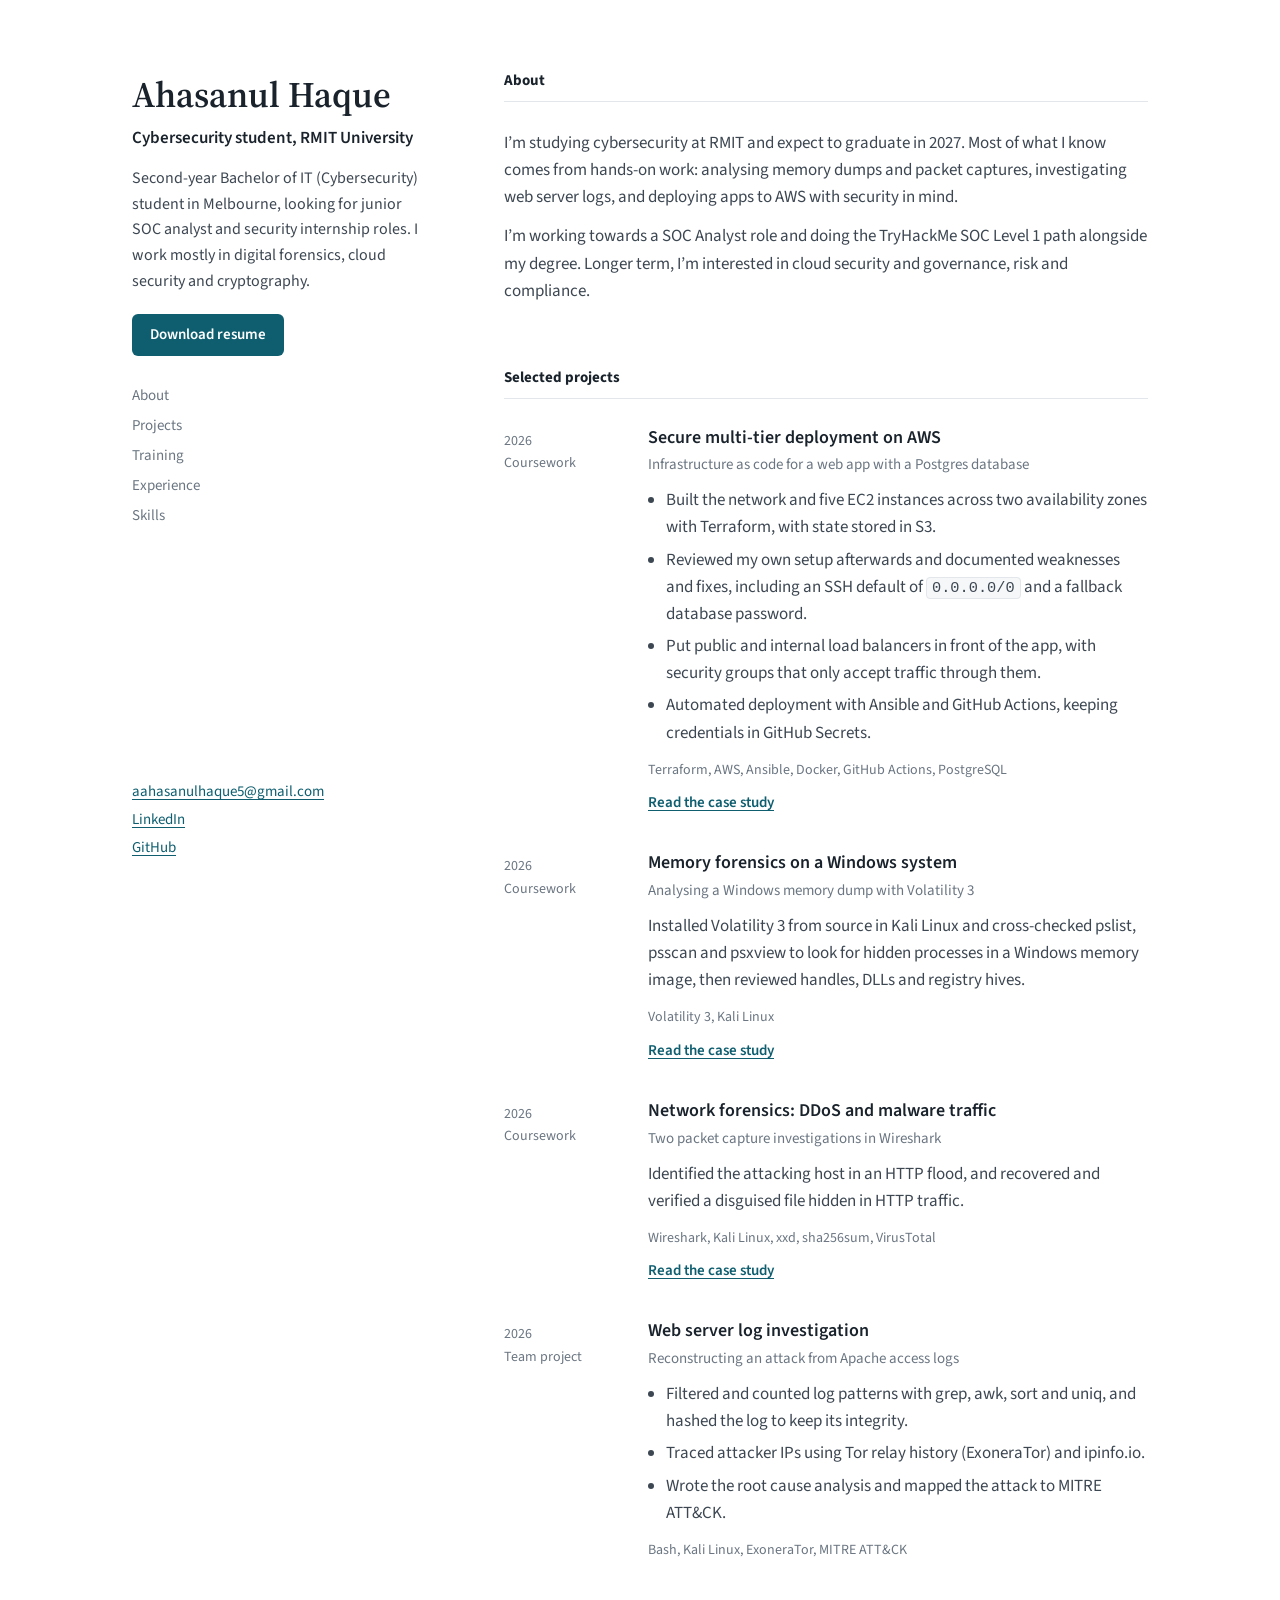
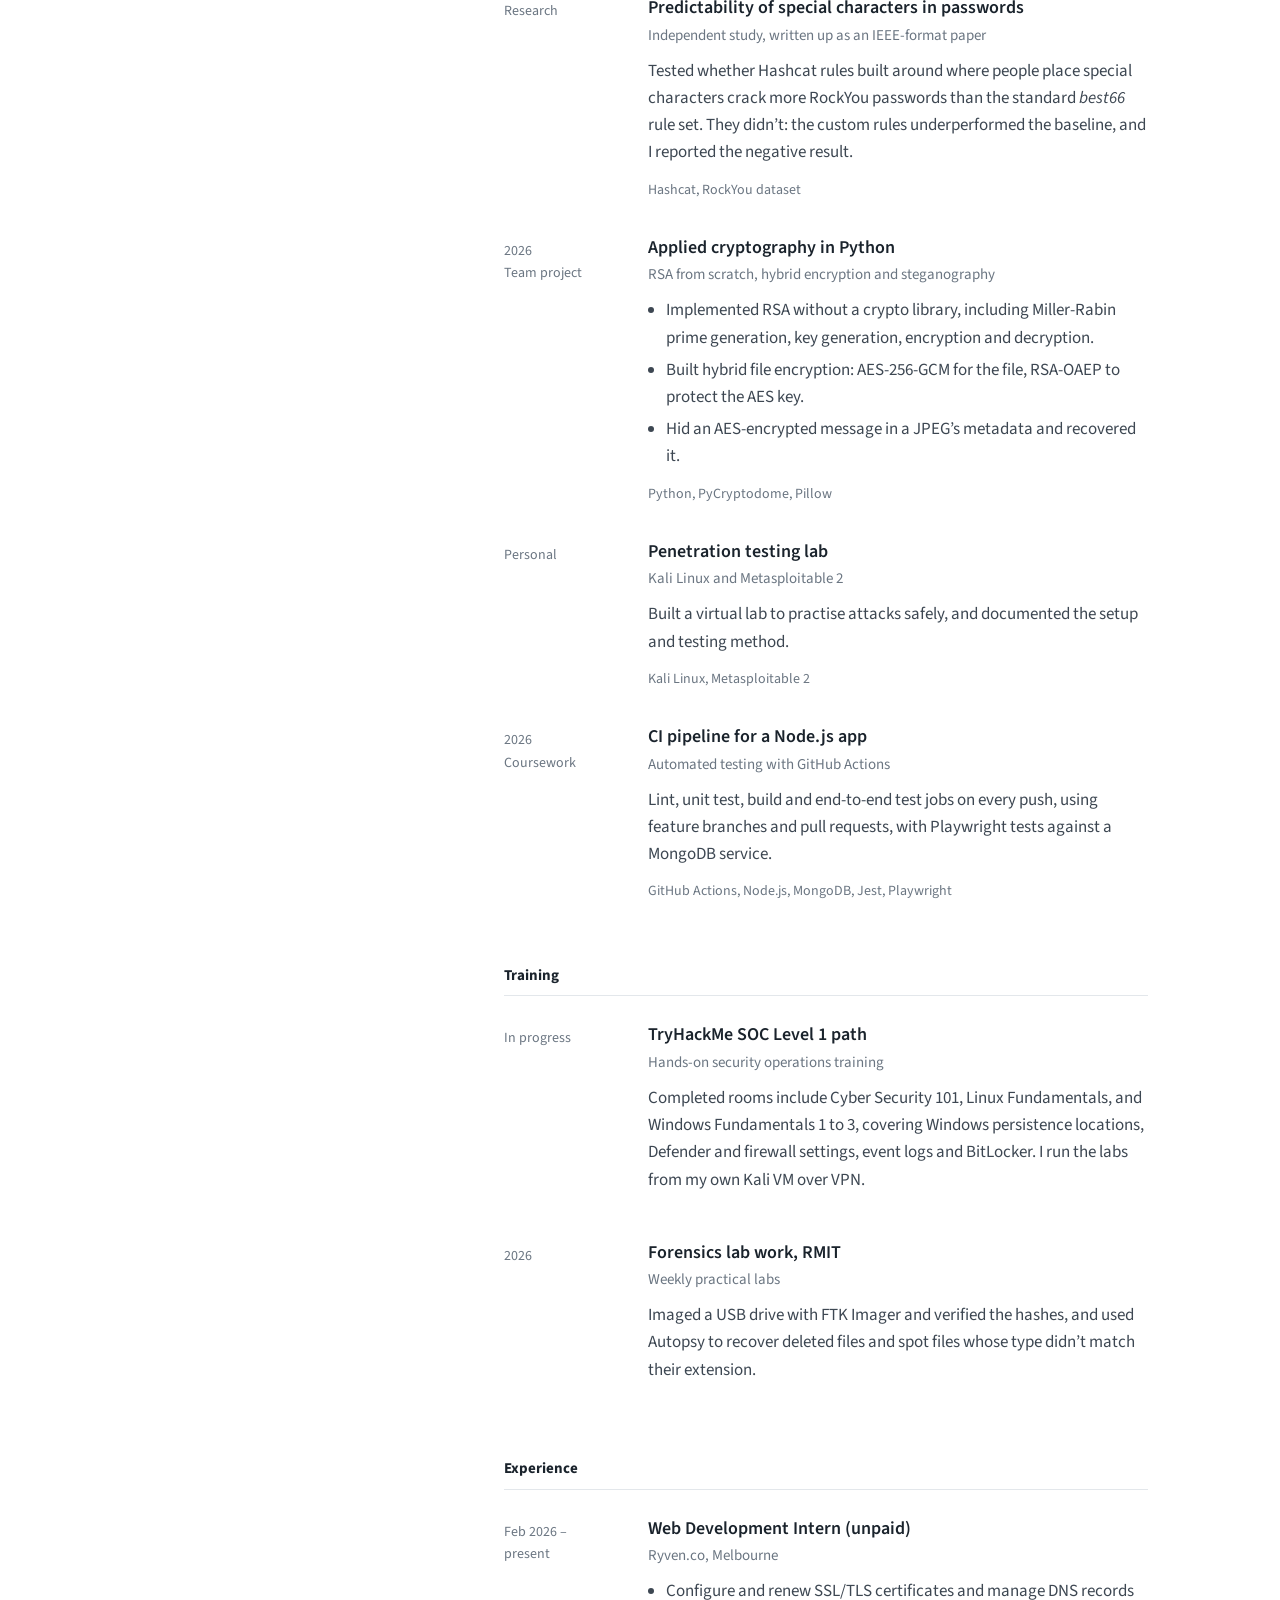
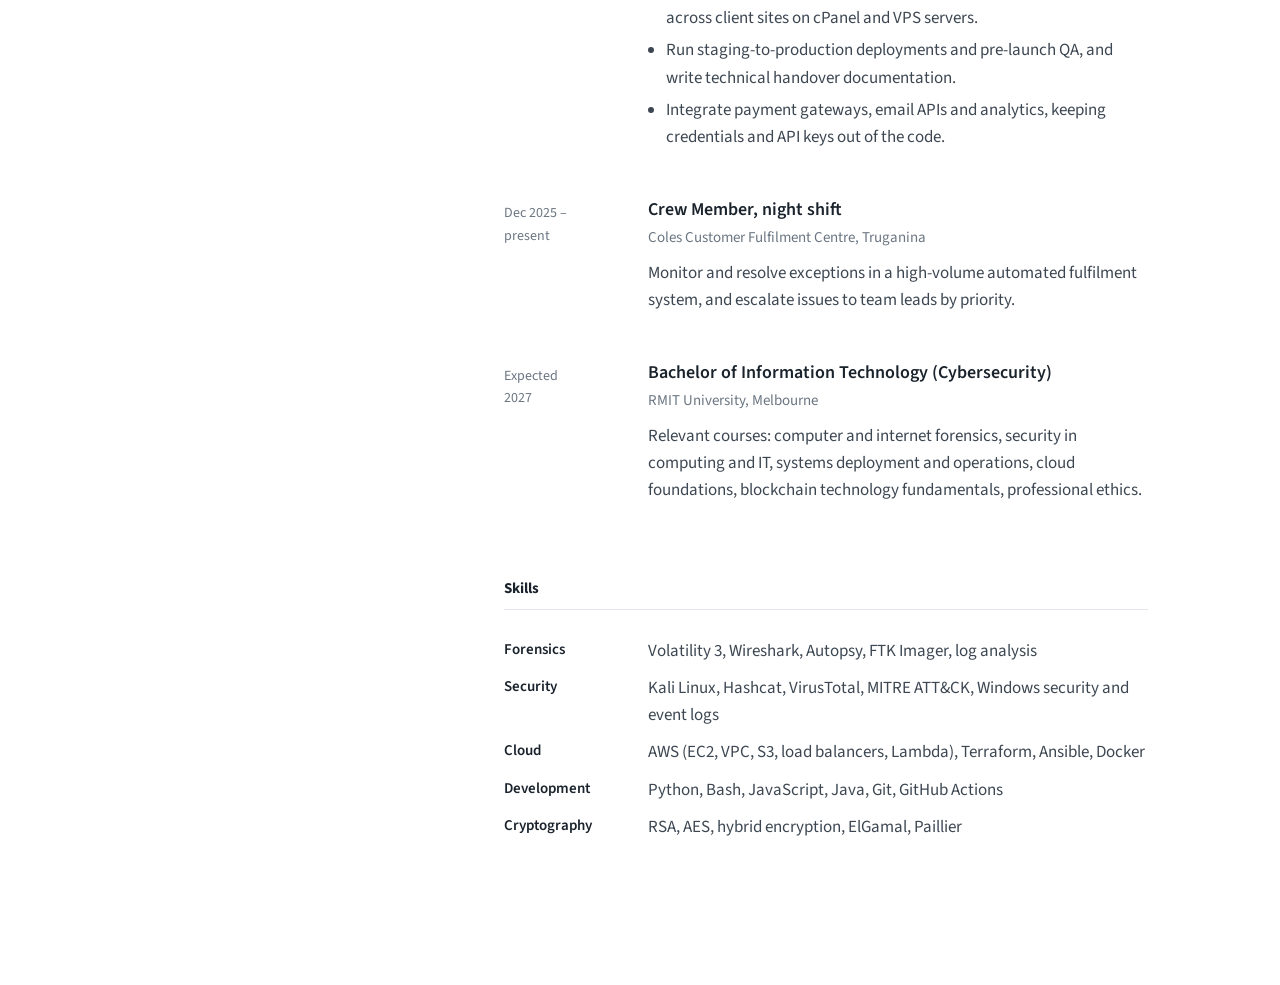
<file: index.html>
<!DOCTYPE html>
<html lang="en">
<head>
  <meta charset="UTF-8">
  <meta name="viewport" content="width=device-width, initial-scale=1, viewport-fit=cover">
  <title>Ahasanul Haque – Cybersecurity</title>
  <meta name="description" content="Ahasanul Haque, cybersecurity student at RMIT University, Melbourne. Digital forensics, cloud security and SOC projects.">
  <link rel="preconnect" href="https://fonts.googleapis.com">
  <link rel="preconnect" href="https://fonts.gstatic.com" crossorigin>
  <link href="https://fonts.googleapis.com/css2?family=Source+Sans+3:wght@400;600;700&family=Source+Serif+4:opsz,wght@8..60,600&display=swap" rel="stylesheet">
  <link rel="stylesheet" href="style.css">
</head>
<body>
  <div class="page">

    <!-- ===== LEFT COLUMN ===== -->
    <aside class="side">
      <h1>Ahasanul Haque</h1>
      <p class="role">Cybersecurity student, RMIT University</p>
      <p class="bio">Second-year Bachelor of IT (Cybersecurity) student in Melbourne, looking for junior SOC analyst and security internship roles. I work mostly in digital forensics, cloud security and cryptography.</p>

      <a class="button" href="resume.pdf?v=3">Download resume</a>

      <nav>
        <a href="#about">About</a>
        <a href="#projects">Projects</a>
        <a href="#training">Training</a>
        <a href="#experience">Experience</a>
        <a href="#skills">Skills</a>
      </nav>

      <div class="contact">
        <a href="mailto:aahasanulhaque5@gmail.com">aahasanulhaque5@gmail.com</a>
        <a href="https://www.linkedin.com/in/mdahasanulhaque/">LinkedIn</a>
        <a href="https://github.com/MDAHASANULHAQUE">GitHub</a>
      </div>
    </aside>

    <!-- ===== RIGHT COLUMN ===== -->
    <main>

      <section id="about">
        <h2>About</h2>
        <p>I’m studying cybersecurity at RMIT and expect to graduate in 2027. Most of what I know comes from hands-on work: analysing memory dumps and packet captures, investigating web server logs, and deploying apps to AWS with security in mind.</p>
        <p>I’m working towards a SOC Analyst role and doing the TryHackMe SOC Level 1 path alongside my degree. Longer term, I’m interested in cloud security and governance, risk and compliance.</p>
      </section>

      <section id="projects">
        <h2>Selected projects</h2>

        <div class="entry">
          <div class="when">2026<br>Coursework</div>
          <div>
            <h3><a href="aws-deployment.html">Secure multi-tier deployment on AWS</a></h3>
            <p class="sub">Infrastructure as code for a web app with a Postgres database</p>
            <ul>
              <li>Built the network and five EC2 instances across two availability zones with Terraform, with state stored in S3.</li>
              <li>Reviewed my own setup afterwards and documented weaknesses and fixes, including an SSH default of <code>0.0.0.0/0</code> and a fallback database password.</li>
              <li>Put public and internal load balancers in front of the app, with security groups that only accept traffic through them.</li>
              <li>Automated deployment with Ansible and GitHub Actions, keeping credentials in GitHub Secrets.</li>
            </ul>
            <p class="stack">Terraform, AWS, Ansible, Docker, GitHub Actions, PostgreSQL</p>
            <a class="more" href="aws-deployment.html">Read the case study</a>
          </div>
        </div>

        <div class="entry">
          <div class="when">2026<br>Coursework</div>
          <div>
            <h3><a href="memory-forensics.html">Memory forensics on a Windows system</a></h3>
            <p class="sub">Analysing a Windows memory dump with Volatility 3</p>
            <p>Installed Volatility 3 from source in Kali Linux and cross-checked pslist, psscan and psxview to look for hidden processes in a Windows memory image, then reviewed handles, DLLs and registry hives.</p>
            <p class="stack">Volatility 3, Kali Linux</p>
            <a class="more" href="memory-forensics.html">Read the case study</a>
          </div>
        </div>

        <div class="entry">
          <div class="when">2026<br>Coursework</div>
          <div>
            <h3><a href="network-forensics.html">Network forensics: DDoS and malware traffic</a></h3>
            <p class="sub">Two packet capture investigations in Wireshark</p>
            <p>Identified the attacking host in an HTTP flood, and recovered and verified a disguised file hidden in HTTP traffic.</p>
            <p class="stack">Wireshark, Kali Linux, xxd, sha256sum, VirusTotal</p>
            <a class="more" href="network-forensics.html">Read the case study</a>
          </div>
        </div>

        <div class="entry">
          <div class="when">2026<br>Team project</div>
          <div>
            <h3>Web server log investigation</h3>
            <p class="sub">Reconstructing an attack from Apache access logs</p>
            <ul>
              <li>Filtered and counted log patterns with grep, awk, sort and uniq, and hashed the log to keep its integrity.</li>
              <li>Traced attacker IPs using Tor relay history (ExoneraTor) and ipinfo.io.</li>
              <li>Wrote the root cause analysis and mapped the attack to MITRE ATT&amp;CK.</li>
            </ul>
            <p class="stack">Bash, Kali Linux, ExoneraTor, MITRE ATT&amp;CK</p>
          </div>
        </div>

        <div class="entry">
          <div class="when">Research</div>
          <div>
            <h3>Predictability of special characters in passwords</h3>
            <p class="sub">Independent study, written up as an IEEE-format paper</p>
            <p>Tested whether Hashcat rules built around where people place special characters crack more RockYou passwords than the standard <i>best66</i> rule set. They didn’t: the custom rules underperformed the baseline, and I reported the negative result.</p>
            <p class="stack">Hashcat, RockYou dataset</p>
          </div>
        </div>

        <div class="entry">
          <div class="when">2026<br>Team project</div>
          <div>
            <h3>Applied cryptography in Python</h3>
            <p class="sub">RSA from scratch, hybrid encryption and steganography</p>
            <ul>
              <li>Implemented RSA without a crypto library, including Miller-Rabin prime generation, key generation, encryption and decryption.</li>
              <li>Built hybrid file encryption: AES-256-GCM for the file, RSA-OAEP to protect the AES key.</li>
              <li>Hid an AES-encrypted message in a JPEG’s metadata and recovered it.</li>
            </ul>
            <p class="stack">Python, PyCryptodome, Pillow</p>
          </div>
        </div>

        <div class="entry">
          <div class="when">Personal</div>
          <div>
            <h3>Penetration testing lab</h3>
            <p class="sub">Kali Linux and Metasploitable 2</p>
            <p>Built a virtual lab to practise attacks safely, and documented the setup and testing method.</p>
            <p class="stack">Kali Linux, Metasploitable 2</p>
          </div>
        </div>

        <div class="entry">
          <div class="when">2026<br>Coursework</div>
          <div>
            <h3>CI pipeline for a Node.js app</h3>
            <p class="sub">Automated testing with GitHub Actions</p>
            <p>Lint, unit test, build and end-to-end test jobs on every push, using feature branches and pull requests, with Playwright tests against a MongoDB service.</p>
            <p class="stack">GitHub Actions, Node.js, MongoDB, Jest, Playwright</p>
          </div>
        </div>
      </section>

      <section id="training">
        <h2>Training</h2>

        <div class="entry">
          <div class="when">In progress</div>
          <div>
            <h3>TryHackMe SOC Level 1 path</h3>
            <p class="sub">Hands-on security operations training</p>
            <p>Completed rooms include Cyber Security 101, Linux Fundamentals, and Windows Fundamentals 1 to 3, covering Windows persistence locations, Defender and firewall settings, event logs and BitLocker. I run the labs from my own Kali VM over VPN.</p>
          </div>
        </div>

        <div class="entry">
          <div class="when">2026</div>
          <div>
            <h3>Forensics lab work, RMIT</h3>
            <p class="sub">Weekly practical labs</p>
            <p>Imaged a USB drive with FTK Imager and verified the hashes, and used Autopsy to recover deleted files and spot files whose type didn’t match their extension.</p>
          </div>
        </div>
      </section>

      <section id="experience">
        <h2>Experience</h2>

        <div class="entry">
          <div class="when">Feb 2026 –<br>present</div>
          <div>
            <h3>Web Development Intern (unpaid)</h3>
            <p class="sub">Ryven.co, Melbourne</p>
            <ul>
              <li>Configure and renew SSL/TLS certificates and manage DNS records across client sites on cPanel and VPS servers.</li>
              <li>Run staging-to-production deployments and pre-launch QA, and write technical handover documentation.</li>
              <li>Integrate payment gateways, email APIs and analytics, keeping credentials and API keys out of the code.</li>
            </ul>
          </div>
        </div>

        <div class="entry">
          <div class="when">Dec 2025 –<br>present</div>
          <div>
            <h3>Crew Member, night shift</h3>
            <p class="sub">Coles Customer Fulfilment Centre, Truganina</p>
            <p>Monitor and resolve exceptions in a high-volume automated fulfilment system, and escalate issues to team leads by priority.</p>
          </div>
        </div>

        <div class="entry">
          <div class="when">Expected<br>2027</div>
          <div>
            <h3>Bachelor of Information Technology (Cybersecurity)</h3>
            <p class="sub">RMIT University, Melbourne</p>
            <p>Relevant courses: computer and internet forensics, security in computing and IT, systems deployment and operations, cloud foundations, blockchain technology fundamentals, professional ethics.</p>
          </div>
        </div>
      </section>

      <section id="skills">
        <h2>Skills</h2>
        <dl class="skills">
          <dt>Forensics</dt>
          <dd>Volatility 3, Wireshark, Autopsy, FTK Imager, log analysis</dd>
          <dt>Security</dt>
          <dd>Kali Linux, Hashcat, VirusTotal, MITRE ATT&amp;CK, Windows security and event logs</dd>
          <dt>Cloud</dt>
          <dd>AWS (EC2, VPC, S3, load balancers, Lambda), Terraform, Ansible, Docker</dd>
          <dt>Development</dt>
          <dd>Python, Bash, JavaScript, Java, Git, GitHub Actions</dd>
          <dt>Cryptography</dt>
          <dd>RSA, AES, hybrid encryption, ElGamal, Paillier</dd>
        </dl>
      </section>

    </main>
  </div>
</body>
</html>
</file>
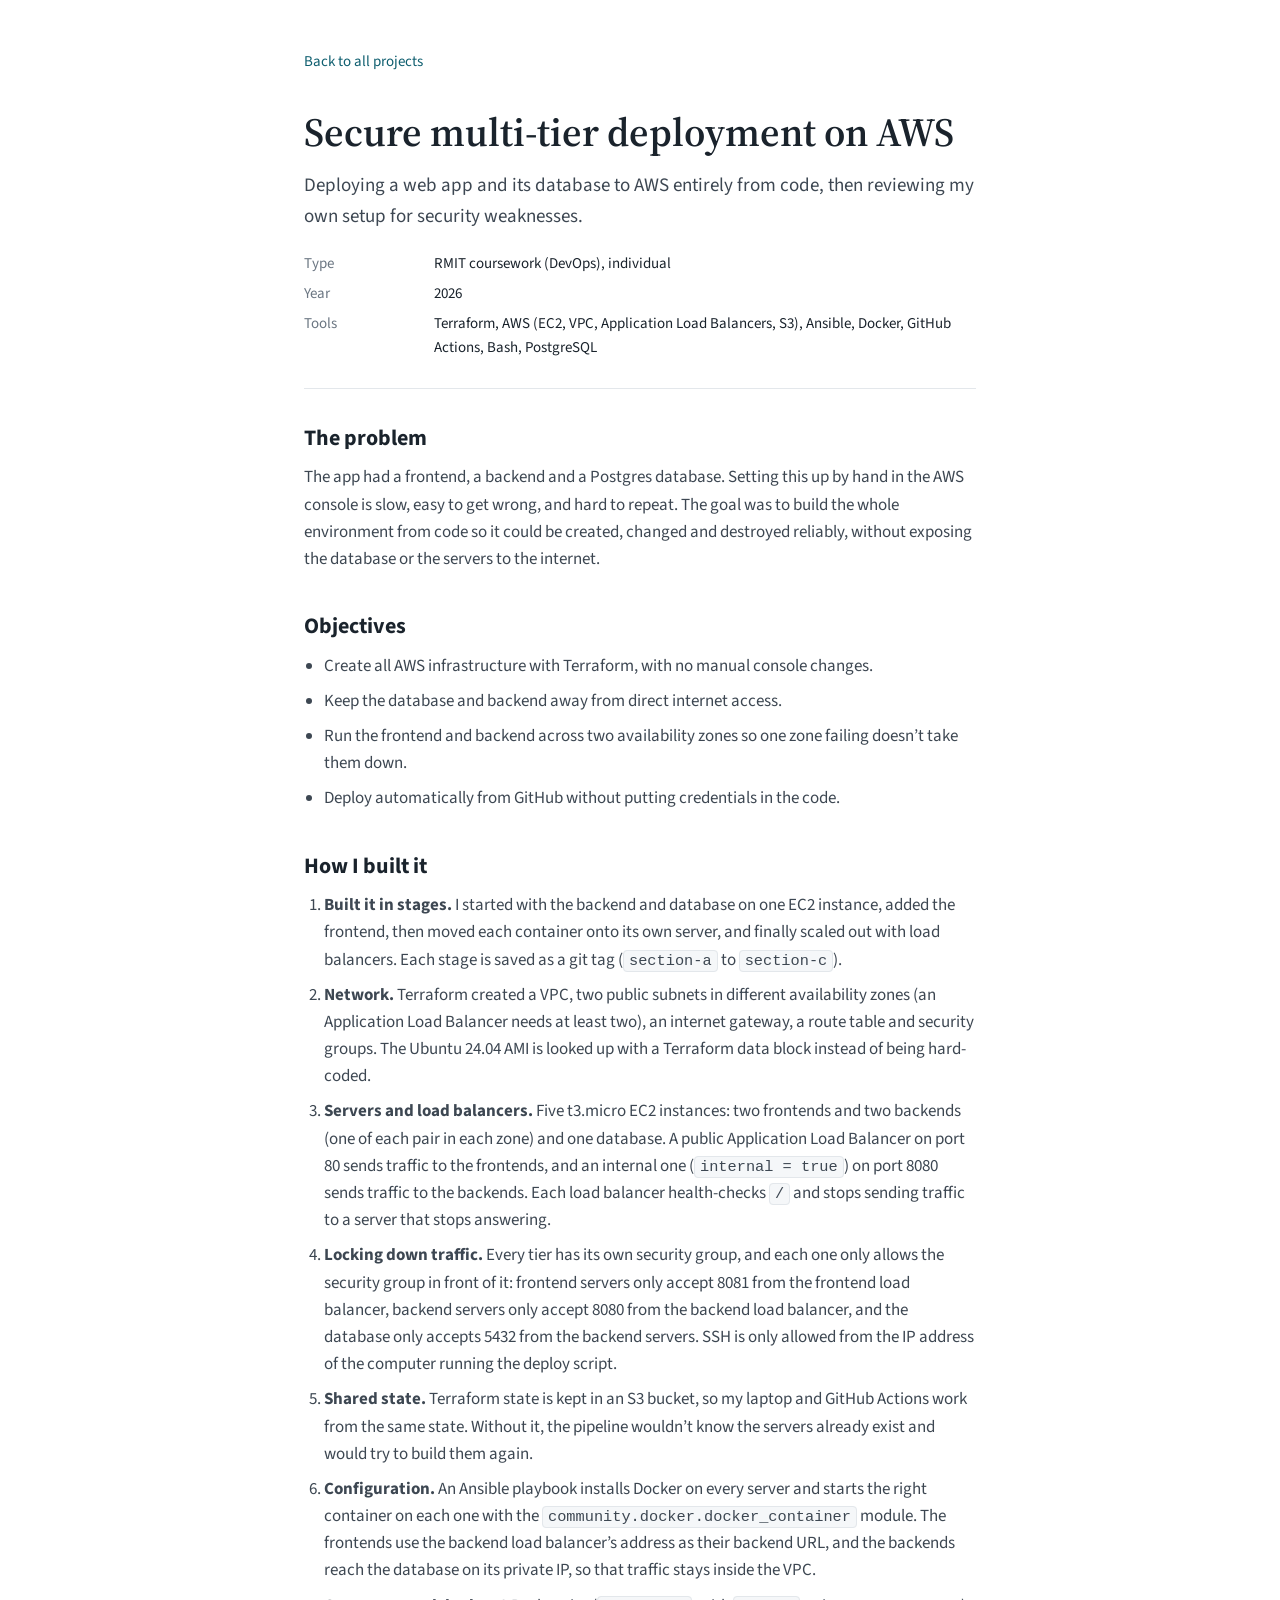
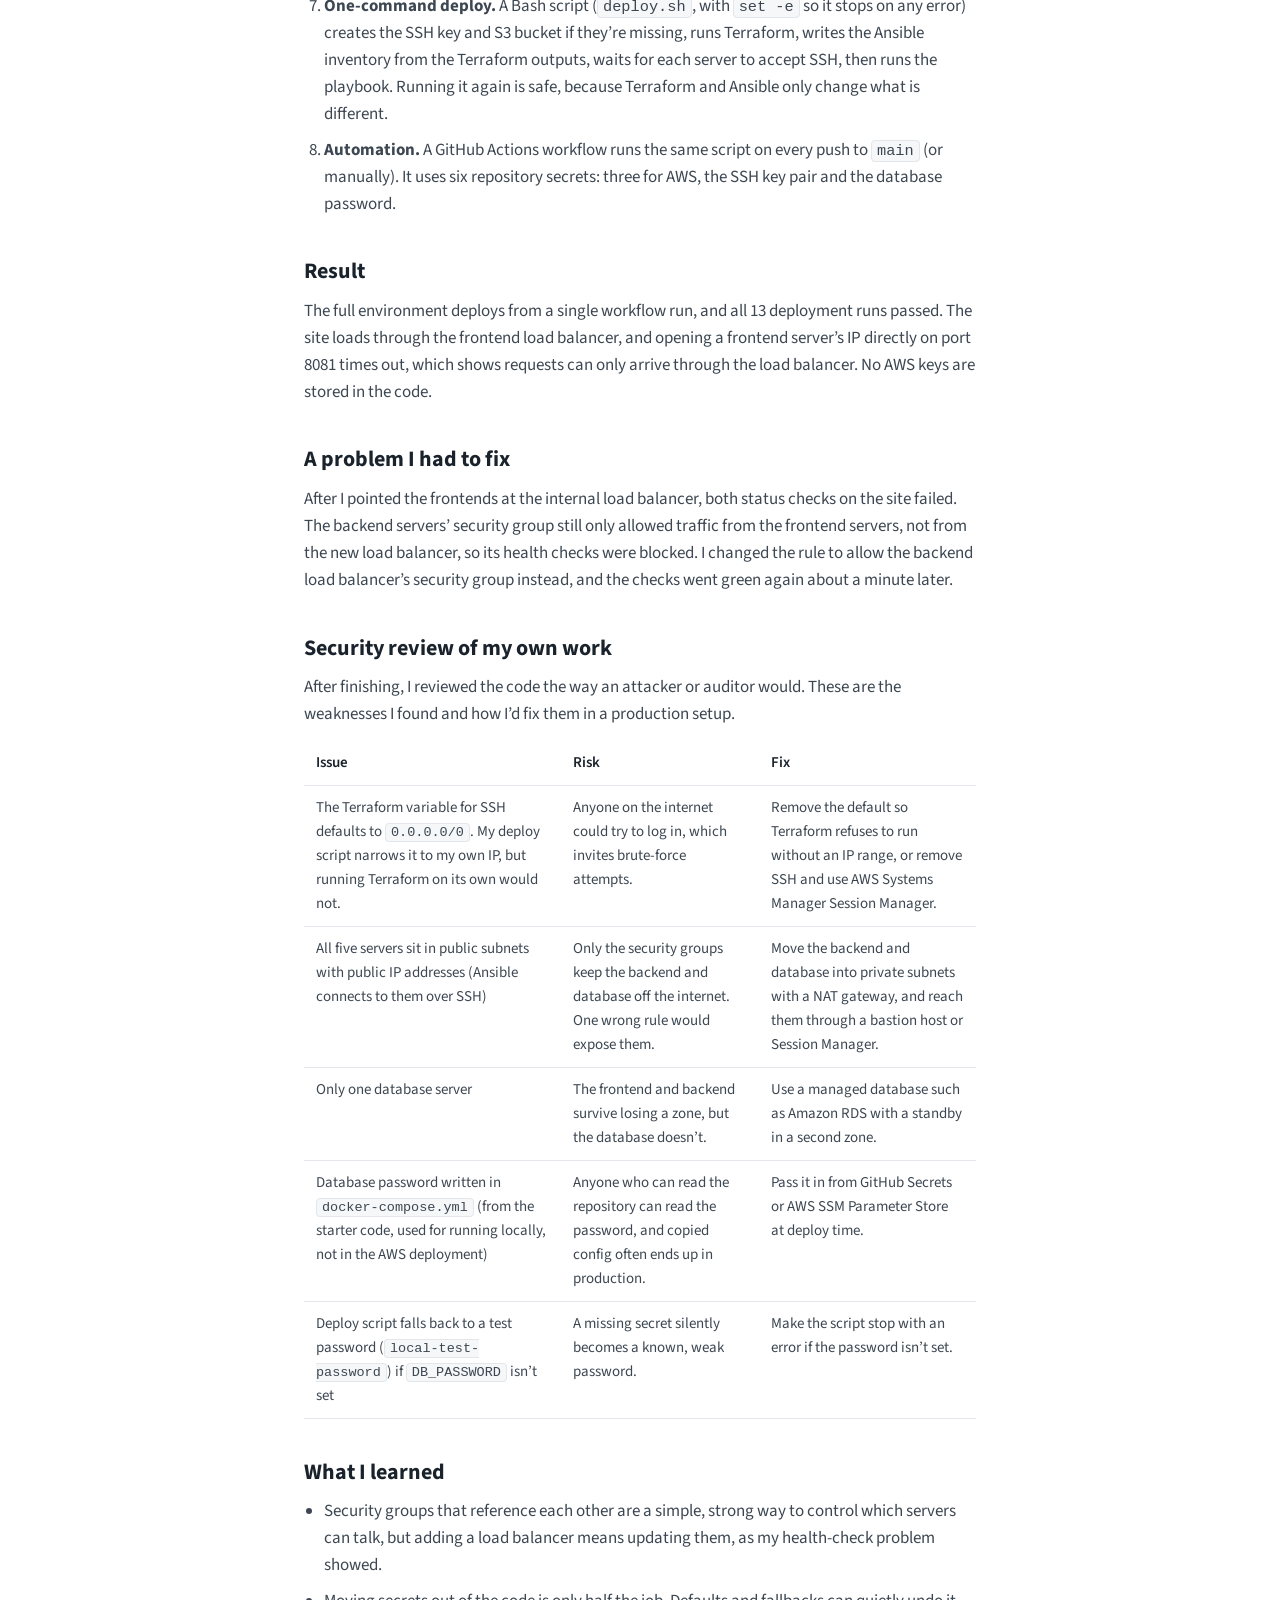
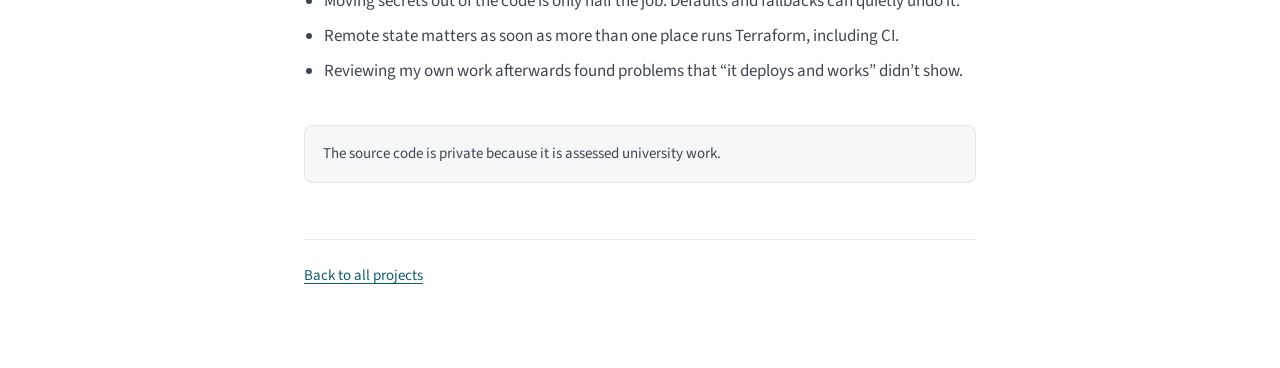
<file: aws-deployment.html>
<!DOCTYPE html>
<html lang="en">
<head>
  <meta charset="UTF-8">
  <meta name="viewport" content="width=device-width, initial-scale=1, viewport-fit=cover">
  <link rel="preconnect" href="https://fonts.googleapis.com">
  <link rel="preconnect" href="https://fonts.gstatic.com" crossorigin>
  <link href="https://fonts.googleapis.com/css2?family=Source+Sans+3:wght@400;600;700&family=Source+Serif+4:opsz,wght@8..60,600&display=swap" rel="stylesheet">
  <link rel="stylesheet" href="style.css">
  <title>Secure multi-tier deployment on AWS – Ahasanul Haque</title>
  <meta name="description" content="Case study: deploying a web app to AWS with Terraform, Ansible and GitHub Actions, and reviewing its security.">
</head>
<body>
  <article class="case">
    <a class="back" href="index.html">Back to all projects</a>

    <header>
      <h1>Secure multi-tier deployment on AWS</h1>
      <p class="lede">Deploying a web app and its database to AWS entirely from code, then reviewing my own setup for security weaknesses.</p>
      <dl class="facts">
        <dt>Type</dt><dd>RMIT coursework (DevOps), individual</dd>
        <dt>Year</dt><dd>2026</dd>
        <dt>Tools</dt><dd>Terraform, AWS (EC2, VPC, Application Load Balancers, S3), Ansible, Docker, GitHub Actions, Bash, PostgreSQL</dd>
      </dl>
    </header>

    <section>
      <h2>The problem</h2>
      <p>The app had a frontend, a backend and a Postgres database. Setting this up by hand in the AWS console is slow, easy to get wrong, and hard to repeat. The goal was to build the whole environment from code so it could be created, changed and destroyed reliably, without exposing the database or the servers to the internet.</p>
    </section>

    <section>
      <h2>Objectives</h2>
      <ul>
        <li>Create all AWS infrastructure with Terraform, with no manual console changes.</li>
        <li>Keep the database and backend away from direct internet access.</li>
        <li>Run the frontend and backend across two availability zones so one zone failing doesn’t take them down.</li>
        <li>Deploy automatically from GitHub without putting credentials in the code.</li>
      </ul>
    </section>

    <section>
      <h2>How I built it</h2>
      <ol>
        <li><strong>Built it in stages.</strong> I started with the backend and database on one EC2 instance, added the frontend, then moved each container onto its own server, and finally scaled out with load balancers. Each stage is saved as a git tag (<code>section-a</code> to <code>section-c</code>).</li>
        <li><strong>Network.</strong> Terraform created a VPC, two public subnets in different availability zones (an Application Load Balancer needs at least two), an internet gateway, a route table and security groups. The Ubuntu 24.04 AMI is looked up with a Terraform data block instead of being hard-coded.</li>
        <li><strong>Servers and load balancers.</strong> Five t3.micro EC2 instances: two frontends and two backends (one of each pair in each zone) and one database. A public Application Load Balancer on port 80 sends traffic to the frontends, and an internal one (<code>internal = true</code>) on port 8080 sends traffic to the backends. Each load balancer health-checks <code>/</code> and stops sending traffic to a server that stops answering.</li>
        <li><strong>Locking down traffic.</strong> Every tier has its own security group, and each one only allows the security group in front of it: frontend servers only accept 8081 from the frontend load balancer, backend servers only accept 8080 from the backend load balancer, and the database only accepts 5432 from the backend servers. SSH is only allowed from the IP address of the computer running the deploy script.</li>
        <li><strong>Shared state.</strong> Terraform state is kept in an S3 bucket, so my laptop and GitHub Actions work from the same state. Without it, the pipeline wouldn’t know the servers already exist and would try to build them again.</li>
        <li><strong>Configuration.</strong> An Ansible playbook installs Docker on every server and starts the right container on each one with the <code>community.docker.docker_container</code> module. The frontends use the backend load balancer’s address as their backend URL, and the backends reach the database on its private IP, so that traffic stays inside the VPC.</li>
        <li><strong>One-command deploy.</strong> A Bash script (<code>deploy.sh</code>, with <code>set -e</code> so it stops on any error) creates the SSH key and S3 bucket if they’re missing, runs Terraform, writes the Ansible inventory from the Terraform outputs, waits for each server to accept SSH, then runs the playbook. Running it again is safe, because Terraform and Ansible only change what is different.</li>
        <li><strong>Automation.</strong> A GitHub Actions workflow runs the same script on every push to <code>main</code> (or manually). It uses six repository secrets: three for AWS, the SSH key pair and the database password.</li>
      </ol>
    </section>

    <section>
      <h2>Result</h2>
      <p>The full environment deploys from a single workflow run, and all 13 deployment runs passed. The site loads through the frontend load balancer, and opening a frontend server’s IP directly on port 8081 times out, which shows requests can only arrive through the load balancer. No AWS keys are stored in the code.</p>
    </section>

    <section>
      <h2>A problem I had to fix</h2>
      <p>After I pointed the frontends at the internal load balancer, both status checks on the site failed. The backend servers’ security group still only allowed traffic from the frontend servers, not from the new load balancer, so its health checks were blocked. I changed the rule to allow the backend load balancer’s security group instead, and the checks went green again about a minute later.</p>
    </section>

    <section>
      <h2>Security review of my own work</h2>
      <p>After finishing, I reviewed the code the way an attacker or auditor would. These are the weaknesses I found and how I’d fix them in a production setup.</p>
      <div class="table-wrap">
        <table>
          <thead>
            <tr><th>Issue</th><th>Risk</th><th>Fix</th></tr>
          </thead>
          <tbody>
            <tr>
              <td>The Terraform variable for SSH defaults to <code>0.0.0.0/0</code>. My deploy script narrows it to my own IP, but running Terraform on its own would not.</td>
              <td>Anyone on the internet could try to log in, which invites brute-force attempts.</td>
              <td>Remove the default so Terraform refuses to run without an IP range, or remove SSH and use AWS Systems Manager Session Manager.</td>
            </tr>
            <tr>
              <td>All five servers sit in public subnets with public IP addresses (Ansible connects to them over SSH)</td>
              <td>Only the security groups keep the backend and database off the internet. One wrong rule would expose them.</td>
              <td>Move the backend and database into private subnets with a NAT gateway, and reach them through a bastion host or Session Manager.</td>
            </tr>
            <tr>
              <td>Only one database server</td>
              <td>The frontend and backend survive losing a zone, but the database doesn’t.</td>
              <td>Use a managed database such as Amazon RDS with a standby in a second zone.</td>
            </tr>
            <tr>
              <td>Database password written in <code>docker-compose.yml</code> (from the starter code, used for running locally, not in the AWS deployment)</td>
              <td>Anyone who can read the repository can read the password, and copied config often ends up in production.</td>
              <td>Pass it in from GitHub Secrets or AWS SSM Parameter Store at deploy time.</td>
            </tr>
            <tr>
              <td>Deploy script falls back to a test password (<code>local-test-password</code>) if <code>DB_PASSWORD</code> isn’t set</td>
              <td>A missing secret silently becomes a known, weak password.</td>
              <td>Make the script stop with an error if the password isn’t set.</td>
            </tr>
          </tbody>
        </table>
      </div>
    </section>

    <section>
      <h2>What I learned</h2>
      <ul>
        <li>Security groups that reference each other are a simple, strong way to control which servers can talk, but adding a load balancer means updating them, as my health-check problem showed.</li>
        <li>Moving secrets out of the code is only half the job. Defaults and fallbacks can quietly undo it.</li>
        <li>Remote state matters as soon as more than one place runs Terraform, including CI.</li>
        <li>Reviewing my own work afterwards found problems that “it deploys and works” didn’t show.</li>
      </ul>
    </section>

    <p class="note">The source code is private because it is assessed university work.</p>

    <footer><a href="index.html">Back to all projects</a></footer>
  </article>
</body>
</html>
</file>
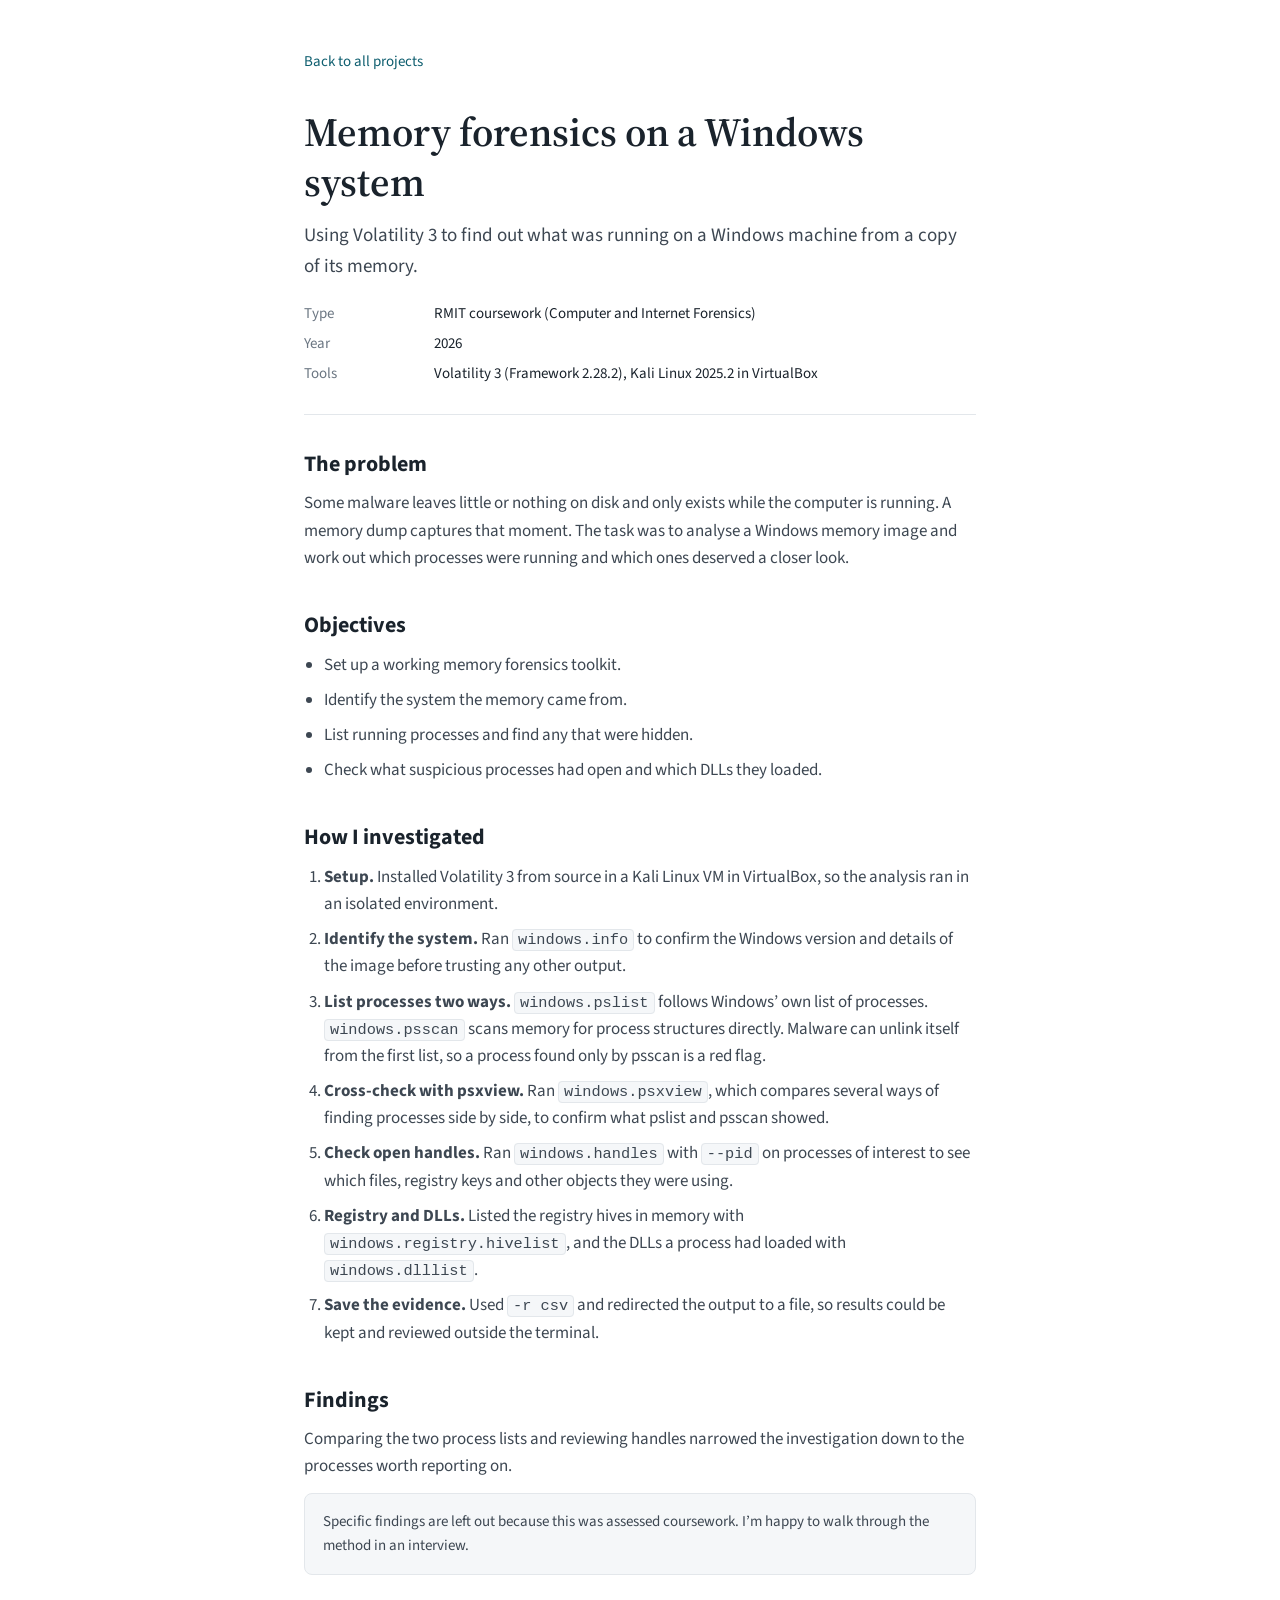
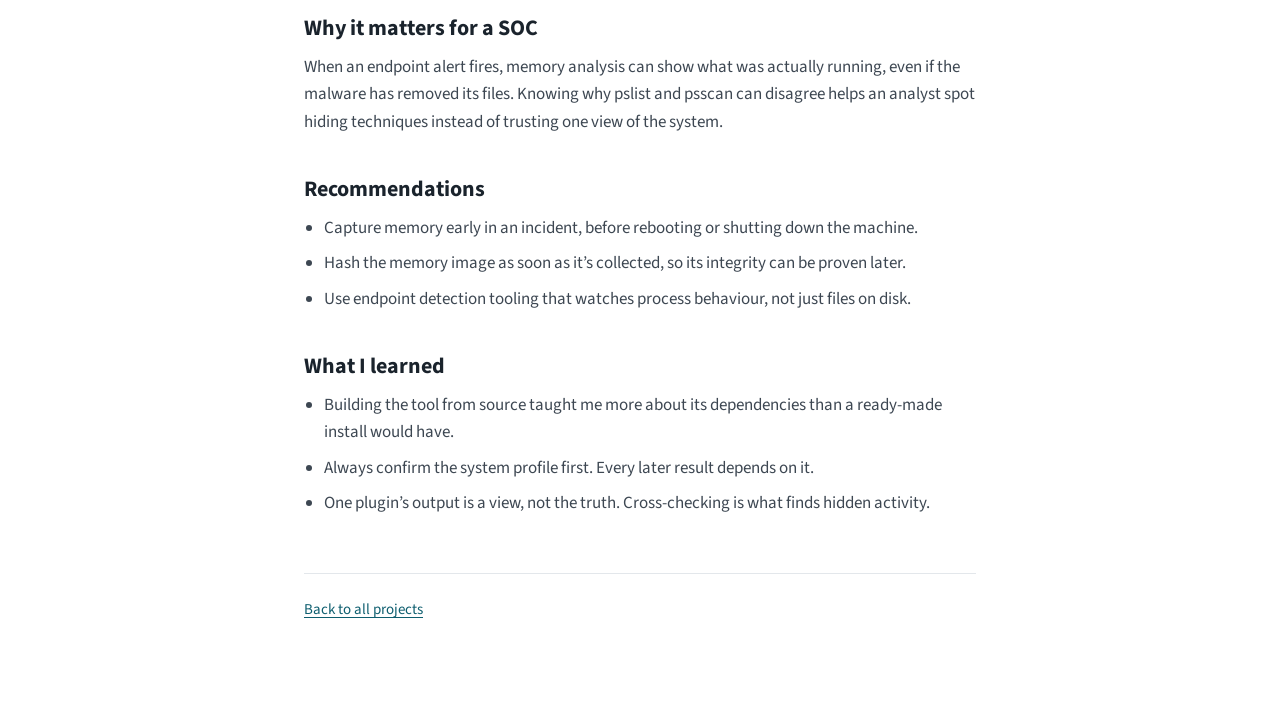
<file: memory-forensics.html>
<!DOCTYPE html>
<html lang="en">
<head>
  <meta charset="UTF-8">
  <meta name="viewport" content="width=device-width, initial-scale=1, viewport-fit=cover">
  <link rel="preconnect" href="https://fonts.googleapis.com">
  <link rel="preconnect" href="https://fonts.gstatic.com" crossorigin>
  <link href="https://fonts.googleapis.com/css2?family=Source+Sans+3:wght@400;600;700&family=Source+Serif+4:opsz,wght@8..60,600&display=swap" rel="stylesheet">
  <link rel="stylesheet" href="style.css">
  <title>Memory forensics on a Windows system – Ahasanul Haque</title>
  <meta name="description" content="Case study: analysing a Windows memory dump with Volatility 3 in Kali Linux.">
</head>
<body>
  <article class="case">
    <a class="back" href="index.html">Back to all projects</a>

    <header>
      <h1>Memory forensics on a Windows system</h1>
      <p class="lede">Using Volatility 3 to find out what was running on a Windows machine from a copy of its memory.</p>
      <dl class="facts">
        <dt>Type</dt><dd>RMIT coursework (Computer and Internet Forensics)</dd>
        <dt>Year</dt><dd>2026</dd>
        <dt>Tools</dt><dd>Volatility 3 (Framework 2.28.2), Kali Linux 2025.2 in VirtualBox</dd>
      </dl>
    </header>

    <section>
      <h2>The problem</h2>
      <p>Some malware leaves little or nothing on disk and only exists while the computer is running. A memory dump captures that moment. The task was to analyse a Windows memory image and work out which processes were running and which ones deserved a closer look.</p>
    </section>

    <section>
      <h2>Objectives</h2>
      <ul>
        <li>Set up a working memory forensics toolkit.</li>
        <li>Identify the system the memory came from.</li>
        <li>List running processes and find any that were hidden.</li>
        <li>Check what suspicious processes had open and which DLLs they loaded.</li>
      </ul>
    </section>

    <section>
      <h2>How I investigated</h2>
      <ol>
        <li><strong>Setup.</strong> Installed Volatility 3 from source in a Kali Linux VM in VirtualBox, so the analysis ran in an isolated environment.</li>
        <li><strong>Identify the system.</strong> Ran <code>windows.info</code> to confirm the Windows version and details of the image before trusting any other output.</li>
        <li><strong>List processes two ways.</strong> <code>windows.pslist</code> follows Windows’ own list of processes. <code>windows.psscan</code> scans memory for process structures directly. Malware can unlink itself from the first list, so a process found only by psscan is a red flag.</li>
        <li><strong>Cross-check with psxview.</strong> Ran <code>windows.psxview</code>, which compares several ways of finding processes side by side, to confirm what pslist and psscan showed.</li>
        <li><strong>Check open handles.</strong> Ran <code>windows.handles</code> with <code>--pid</code> on processes of interest to see which files, registry keys and other objects they were using.</li>
        <li><strong>Registry and DLLs.</strong> Listed the registry hives in memory with <code>windows.registry.hivelist</code>, and the DLLs a process had loaded with <code>windows.dlllist</code>.</li>
        <li><strong>Save the evidence.</strong> Used <code>-r csv</code> and redirected the output to a file, so results could be kept and reviewed outside the terminal.</li>
      </ol>
    </section>

    <section>
      <h2>Findings</h2>
      <p>Comparing the two process lists and reviewing handles narrowed the investigation down to the processes worth reporting on.</p>
      <p class="note">Specific findings are left out because this was assessed coursework. I’m happy to walk through the method in an interview.</p>
    </section>

    <section>
      <h2>Why it matters for a SOC</h2>
      <p>When an endpoint alert fires, memory analysis can show what was actually running, even if the malware has removed its files. Knowing why pslist and psscan can disagree helps an analyst spot hiding techniques instead of trusting one view of the system.</p>
    </section>

    <section>
      <h2>Recommendations</h2>
      <ul>
        <li>Capture memory early in an incident, before rebooting or shutting down the machine.</li>
        <li>Hash the memory image as soon as it’s collected, so its integrity can be proven later.</li>
        <li>Use endpoint detection tooling that watches process behaviour, not just files on disk.</li>
      </ul>
    </section>

    <section>
      <h2>What I learned</h2>
      <ul>
        <li>Building the tool from source taught me more about its dependencies than a ready-made install would have.</li>
        <li>Always confirm the system profile first. Every later result depends on it.</li>
        <li>One plugin’s output is a view, not the truth. Cross-checking is what finds hidden activity.</li>
      </ul>
    </section>

    <footer><a href="index.html">Back to all projects</a></footer>
  </article>
</body>
</html>
</file>
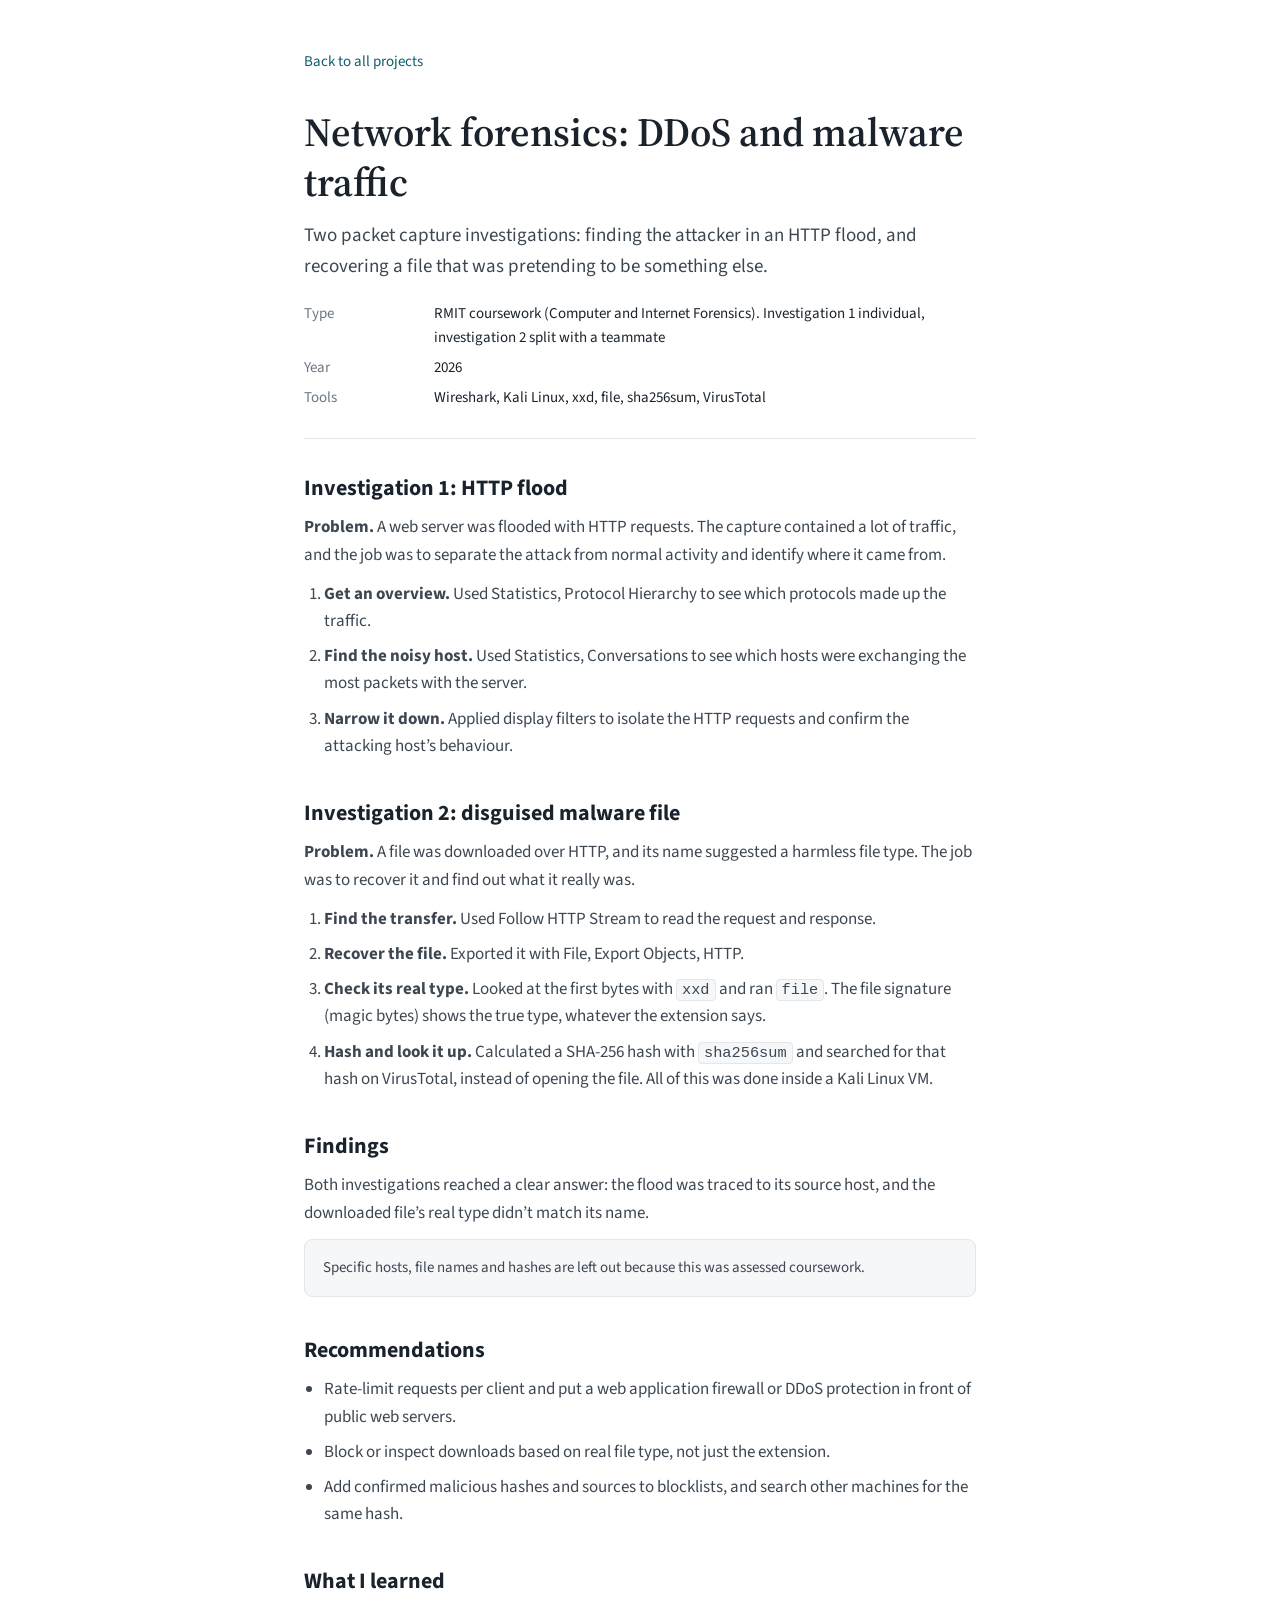
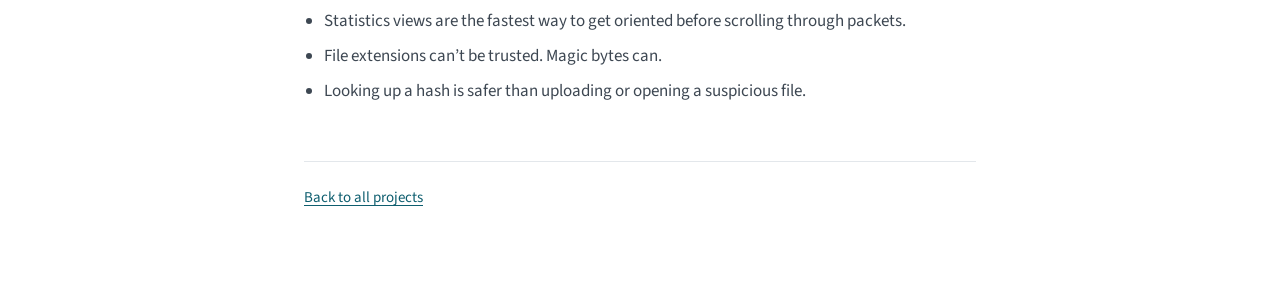
<file: network-forensics.html>
<!DOCTYPE html>
<html lang="en">
<head>
  <meta charset="UTF-8">
  <meta name="viewport" content="width=device-width, initial-scale=1, viewport-fit=cover">
  <link rel="preconnect" href="https://fonts.googleapis.com">
  <link rel="preconnect" href="https://fonts.gstatic.com" crossorigin>
  <link href="https://fonts.googleapis.com/css2?family=Source+Sans+3:wght@400;600;700&family=Source+Serif+4:opsz,wght@8..60,600&display=swap" rel="stylesheet">
  <link rel="stylesheet" href="style.css">
  <title>Network forensics: DDoS and malware traffic – Ahasanul Haque</title>
  <meta name="description" content="Case study: two Wireshark packet capture investigations, an HTTP flood and a disguised malware download.">
</head>
<body>
  <article class="case">
    <a class="back" href="index.html">Back to all projects</a>

    <header>
      <h1>Network forensics: DDoS and malware traffic</h1>
      <p class="lede">Two packet capture investigations: finding the attacker in an HTTP flood, and recovering a file that was pretending to be something else.</p>
      <dl class="facts">
        <dt>Type</dt><dd>RMIT coursework (Computer and Internet Forensics). Investigation 1 individual, investigation 2 split with a teammate</dd>
        <dt>Year</dt><dd>2026</dd>
        <dt>Tools</dt><dd>Wireshark, Kali Linux, xxd, file, sha256sum, VirusTotal</dd>
      </dl>
    </header>

    <section>
      <h2>Investigation 1: HTTP flood</h2>
      <p><strong>Problem.</strong> A web server was flooded with HTTP requests. The capture contained a lot of traffic, and the job was to separate the attack from normal activity and identify where it came from.</p>
      <ol>
        <li><strong>Get an overview.</strong> Used Statistics, Protocol Hierarchy to see which protocols made up the traffic.</li>
        <li><strong>Find the noisy host.</strong> Used Statistics, Conversations to see which hosts were exchanging the most packets with the server.</li>
        <li><strong>Narrow it down.</strong> Applied display filters to isolate the HTTP requests and confirm the attacking host’s behaviour.</li>
      </ol>
    </section>

    <section>
      <h2>Investigation 2: disguised malware file</h2>
      <p><strong>Problem.</strong> A file was downloaded over HTTP, and its name suggested a harmless file type. The job was to recover it and find out what it really was.</p>
      <ol>
        <li><strong>Find the transfer.</strong> Used Follow HTTP Stream to read the request and response.</li>
        <li><strong>Recover the file.</strong> Exported it with File, Export Objects, HTTP.</li>
        <li><strong>Check its real type.</strong> Looked at the first bytes with <code>xxd</code> and ran <code>file</code>. The file signature (magic bytes) shows the true type, whatever the extension says.</li>
        <li><strong>Hash and look it up.</strong> Calculated a SHA-256 hash with <code>sha256sum</code> and searched for that hash on VirusTotal, instead of opening the file. All of this was done inside a Kali Linux VM.</li>
      </ol>
    </section>

    <section>
      <h2>Findings</h2>
      <p>Both investigations reached a clear answer: the flood was traced to its source host, and the downloaded file’s real type didn’t match its name.</p>
      <p class="note">Specific hosts, file names and hashes are left out because this was assessed coursework.</p>
    </section>

    <section>
      <h2>Recommendations</h2>
      <ul>
        <li>Rate-limit requests per client and put a web application firewall or DDoS protection in front of public web servers.</li>
        <li>Block or inspect downloads based on real file type, not just the extension.</li>
        <li>Add confirmed malicious hashes and sources to blocklists, and search other machines for the same hash.</li>
      </ul>
    </section>

    <section>
      <h2>What I learned</h2>
      <ul>
        <li>Statistics views are the fastest way to get oriented before scrolling through packets.</li>
        <li>File extensions can’t be trusted. Magic bytes can.</li>
        <li>Looking up a hash is safer than uploading or opening a suspicious file.</li>
      </ul>
    </section>

    <footer><a href="index.html">Back to all projects</a></footer>
  </article>
</body>
</html>
</file>
<file: style.css>
/* =========================================================
   style.css  –  shared by every page of the portfolio
   ========================================================= */

/* ===== COLOURS (change here to restyle the whole site) ===== */
:root {
  --bg: #FFFFFF;
  --surface: #F5F7F9;  /* light boxes */
  --ink: #1A232C;      /* headings */
  --text: #3D4752;     /* paragraphs */
  --muted: #6B7682;    /* dates, small details */
  --line: #E3E7EB;     /* divider lines */
  --link: #0E5E6F;     /* links and buttons */
  --link-text: #FFFFFF;/* text on solid buttons */
  color-scheme: light;
}
/* Dark mode: used automatically when the visitor's device is in dark mode */
@media (prefers-color-scheme: dark) {
  :root:not([data-theme="light"]) {
    --bg: #15191E; --surface: #1C2229; --ink: #EEF1F4; --text: #C3CAD2;
    --muted: #8C96A1; --line: #2A3139; --link: #6CC3D5; --link-text: #10161B;
    color-scheme: dark;
  }
}
:root[data-theme="dark"] {
  --bg: #15191E; --surface: #1C2229; --ink: #EEF1F4; --text: #C3CAD2;
  --muted: #8C96A1; --line: #2A3139; --link: #6CC3D5; --link-text: #10161B;
  color-scheme: dark;
}

/* ===== BASICS ===== */
:root {
  box-sizing: border-box;
  padding-top: env(safe-area-inset-top, 0px);
  padding-bottom: env(safe-area-inset-bottom, 0px);
}
*, *::before, *::after { box-sizing: inherit; }
html { scroll-padding-top: calc(env(safe-area-inset-top, 0px) + 24px); }

body {
  margin: 0;
  background: var(--bg);
  color: var(--text);
  font-family: "Source Sans 3", "Segoe UI", Arial, sans-serif;
  font-size: 17px;
  line-height: 1.6;
}
a { color: var(--link); text-decoration-thickness: 1px; text-underline-offset: 3px; }
a:focus-visible { outline: 2px solid var(--link); outline-offset: 2px; }
h1, h2, h3 { color: var(--ink); margin: 0; line-height: 1.25; }
p { margin: 0 0 12px; }
code {
  font-family: Consolas, "Courier New", monospace;
  font-size: 0.9em;
  background: var(--surface);
  border: 1px solid var(--line);
  border-radius: 4px;
  padding: 1px 5px;
}

/* Solid button (used for the resume) */
.button {
  display: inline-block;
  background: var(--link);
  color: var(--link-text);
  text-decoration: none;
  font-weight: 600;
  font-size: 15px;
  padding: 9px 18px;
  border-radius: 6px;
}
.button:hover { opacity: 0.9; }

/* =========================================================
   HOME PAGE  (index.html)
   ========================================================= */
.page {
  max-width: 1080px;
  margin: 0 auto;
  padding: 0 32px;
  display: grid;
  grid-template-columns: 300px 1fr;
  gap: 72px;
}

/* Left column stays in place while scrolling */
.side {
  position: sticky;
  top: 0;
  height: 100vh;
  padding: 72px 0 40px;
  display: flex;
  flex-direction: column;
}
.side h1 { font-family: "Source Serif 4", Georgia, serif; font-size: 36px; font-weight: 600; }
.side .role { color: var(--ink); font-weight: 600; margin: 8px 0 14px; }
.side .bio { font-size: 16px; }
.side .button { align-self: flex-start; margin-top: 8px; }

.side nav { margin-top: 28px; display: flex; flex-direction: column; gap: 6px; }
.side nav a { color: var(--muted); text-decoration: none; font-size: 15px; }
.side nav a:hover { color: var(--ink); }

.contact { margin-top: auto; font-size: 15px; display: flex; flex-direction: column; gap: 4px; }

main { padding: 72px 0 80px; }
section { margin-bottom: 64px; }
section > h2 {
  font-size: 15px;
  font-weight: 700;
  padding-bottom: 10px;
  border-bottom: 1px solid var(--line);
  margin-bottom: 28px;
}

/* One entry = small left column (date/type) + details */
.entry { display: grid; grid-template-columns: 120px 1fr; gap: 24px; margin-bottom: 36px; }
.entry .when { color: var(--muted); font-size: 14px; padding-top: 3px; }
.entry h3 { font-size: 18px; font-weight: 600; margin-bottom: 4px; }
.entry h3 a { color: var(--ink); text-decoration: none; }
.entry h3 a:hover { color: var(--link); }
.entry .sub { color: var(--muted); font-size: 15px; margin-bottom: 10px; }
.entry ul { margin: 0 0 12px; padding-left: 18px; }
.entry li { margin-bottom: 5px; }
.stack { font-size: 14px; color: var(--muted); margin: 0; }
.more { display: inline-block; margin-top: 10px; font-size: 15px; font-weight: 600; }

.skills { display: grid; grid-template-columns: 120px 1fr; gap: 10px 24px; margin: 0; }
.skills dt { color: var(--ink); font-weight: 600; font-size: 15px; }
.skills dd { margin: 0; }

/* =========================================================
   CASE STUDY PAGES
   ========================================================= */
.case { max-width: 720px; margin: 0 auto; padding: 48px 24px 80px; }
.back { font-size: 15px; text-decoration: none; }
.case header { margin: 32px 0 36px; padding-bottom: 28px; border-bottom: 1px solid var(--line); }
.case h1 { font-family: "Source Serif 4", Georgia, serif; font-size: clamp(30px, 5vw, 40px); font-weight: 600; }
.case .lede { font-size: 19px; margin: 14px 0 20px; }

.facts { display: grid; grid-template-columns: 110px 1fr; gap: 6px 20px; margin: 0; font-size: 15px; }
.facts dt { color: var(--muted); }
.facts dd { margin: 0; color: var(--ink); }

.case section { margin-bottom: 40px; }
.case section > h2 { font-size: 22px; font-weight: 700; padding: 0; border: 0; margin-bottom: 12px; }
.case ul, .case ol { padding-left: 20px; margin: 0 0 12px; }
.case li { margin-bottom: 8px; }

/* Grey box for notes */
.note {
  background: var(--surface);
  border: 1px solid var(--line);
  border-radius: 8px;
  padding: 16px 18px;
  font-size: 15px;
}

/* Table for issues found and fixes */
.table-wrap { overflow-x: auto; }
table { width: 100%; border-collapse: collapse; font-size: 15px; }
th, td { text-align: left; vertical-align: top; padding: 10px 12px; border-bottom: 1px solid var(--line); }
th { color: var(--ink); font-weight: 600; }

.case footer { margin-top: 56px; padding-top: 24px; border-top: 1px solid var(--line); font-size: 15px; }

/* =========================================================
   PHONES AND SMALL SCREENS
   ========================================================= */
@media (max-width: 860px) {
  .page { grid-template-columns: 1fr; gap: 0; padding: 0 22px; }
  .side { position: static; height: auto; padding: 48px 0 8px; }
  .side nav { flex-direction: row; flex-wrap: wrap; gap: 6px 18px; }
  .contact { margin-top: 20px; flex-direction: row; flex-wrap: wrap; gap: 6px 18px; }
  main { padding-top: 40px; }
}
@media (max-width: 560px) {
  .entry, .skills { grid-template-columns: 1fr; gap: 2px; }
  .skills dd { margin-bottom: 10px; }
  .facts { grid-template-columns: 1fr; gap: 0; }
  .facts dd { margin-bottom: 8px; }
}
</file>
